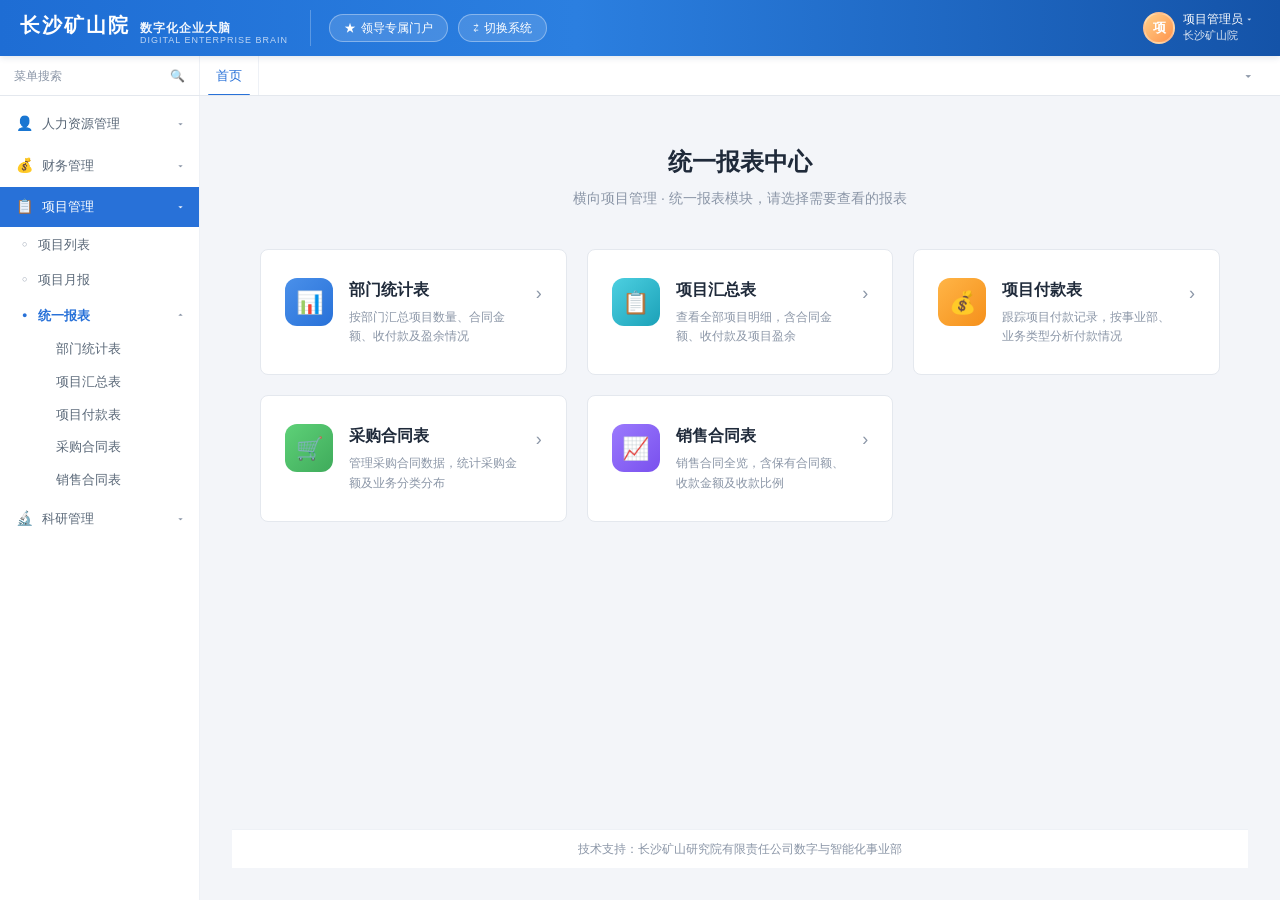
<file: index.html>
<!DOCTYPE html>
<html lang="zh-CN">
<head>
<meta charset="UTF-8" />
<meta name="viewport" content="width=device-width, initial-scale=1" />
<title>首页 · 长沙矿山院 数字化企业大脑</title>
<link rel="stylesheet" href="shared.css" />
<style>
.home-content {
  flex: 1;
  display: flex;
  flex-direction: column;
  align-items: center;
  padding: 48px 32px 32px;
  background: var(--bg);
}
.home-welcome {
  text-align: center;
  margin-bottom: 40px;
}
.home-welcome h1 {
  font-size: 24px;
  font-weight: 700;
  color: var(--text);
  margin-bottom: 8px;
}
.home-welcome p {
  font-size: 14px;
  color: var(--text-3);
}
.home-grid {
  display: grid;
  grid-template-columns: repeat(auto-fit, minmax(280px, 1fr));
  gap: 20px;
  width: 100%;
  max-width: 960px;
}
.home-card {
  background: var(--panel);
  border: 1px solid var(--border);
  border-radius: var(--radius-lg);
  padding: 28px 24px;
  display: flex;
  align-items: flex-start;
  gap: 16px;
  text-decoration: none;
  color: inherit;
  transition: transform .15s, box-shadow .15s, border-color .15s;
  cursor: pointer;
}
.home-card:hover {
  transform: translateY(-3px);
  box-shadow: 0 6px 20px rgba(40, 113, 216, .10);
  border-color: var(--primary);
}
.home-card .card-icon {
  width: 48px;
  height: 48px;
  border-radius: 12px;
  display: flex;
  align-items: center;
  justify-content: center;
  font-size: 22px;
  flex-shrink: 0;
  color: #fff;
}
.home-card .card-icon.ic-blue { background: linear-gradient(135deg, #4a90ea, #2871d8); }
.home-card .card-icon.ic-cyan { background: linear-gradient(135deg, #4dd0e1, #1ba1b8); }
.home-card .card-icon.ic-orange { background: linear-gradient(135deg, #ffb547, #f5901b); }
.home-card .card-icon.ic-green { background: linear-gradient(135deg, #5ed178, #3fab5b); }
.home-card .card-icon.ic-purple { background: linear-gradient(135deg, #9b7afd, #7950ee); }
.home-card .card-info { flex: 1; min-width: 0; }
.home-card .card-info h3 {
  font-size: 16px;
  font-weight: 600;
  color: var(--text);
  margin-bottom: 6px;
}
.home-card .card-info p {
  font-size: 12px;
  color: var(--text-3);
  line-height: 1.6;
}
.home-card .card-arrow {
  color: var(--text-3);
  font-size: 18px;
  margin-top: 2px;
  transition: color .15s, transform .15s;
}
.home-card:hover .card-arrow {
  color: var(--primary);
  transform: translateX(3px);
}
</style>
</head>
<body>

<header class="brand-bar">
  <div class="brand-logo">
    <span class="name">长沙矿山院</span>
    <span class="sub">
      <span class="sub-zh">数字化企业大脑</span>
      <span class="sub-en">DIGITAL ENTERPRISE BRAIN</span>
    </span>
  </div>
  <div class="brand-pills">
    <span class="brand-pill"><span class="ico">★</span>领导专属门户</span>
    <span class="brand-pill"><span class="ico i i-switch"></span>切换系统</span>
  </div>
  <div class="brand-right">
    <div class="brand-user">
      <span class="avatar">项</span>
      <span class="info">
        <span class="role">项目管理员 <span class="caret i i-down"></span></span>
        <span class="org">长沙矿山院</span>
      </span>
    </div>
  </div>
</header>

<nav class="tab-bar">
  <div class="tab-search">
    <span>菜单搜索</span>
    <span class="ico-search i i-search"></span>
  </div>
  <div class="tab-list">
    <a class="tab-item home active" href="index.html">首页</a>
  </div>
  <span class="tab-more i i-down"></span>
</nav>

<div class="layout">
  <aside class="side-menu">
    <div class="menu-section">
      <div class="menu-l1"><span class="ico">👤</span>人力资源管理<span class="caret i i-down"></span></div>
    </div>
    <div class="menu-section">
      <div class="menu-l1"><span class="ico">💰</span>财务管理<span class="caret i i-down"></span></div>
    </div>
    <div class="menu-section expanded">
      <div class="menu-l1 active"><span class="ico">📋</span>项目管理<span class="caret i i-down"></span></div>
      <div class="menu-l2-wrap">
        <div class="menu-l2">项目列表</div>
        <div class="menu-l2">项目月报</div>
        <div class="menu-l2-block expanded">
          <div class="menu-l2 expanded active">统一报表<span class="caret i i-down"></span></div>
          <div class="menu-l3-wrap">
            <a class="menu-l3" href="bmtj.html">部门统计表</a>
            <a class="menu-l3" href="xmhz.html">项目汇总表</a>
            <a class="menu-l3" href="xmfk.html">项目付款表</a>
            <a class="menu-l3" href="cght.html">采购合同表</a>
            <a class="menu-l3" href="xsht.html">销售合同表</a>
          </div>
        </div>
      </div>
    </div>
    <div class="menu-section">
      <div class="menu-l1"><span class="ico">🔬</span>科研管理<span class="caret i i-down"></span></div>
    </div>
  </aside>

  <main class="home-content">
    <div class="home-welcome">
      <h1>统一报表中心</h1>
      <p>横向项目管理 · 统一报表模块，请选择需要查看的报表</p>
    </div>

    <div class="home-grid">
      <a class="home-card" href="bmtj.html">
        <div class="card-icon ic-blue">📊</div>
        <div class="card-info">
          <h3>部门统计表</h3>
          <p>按部门汇总项目数量、合同金额、收付款及盈余情况</p>
        </div>
        <span class="card-arrow">›</span>
      </a>
      <a class="home-card" href="xmhz.html">
        <div class="card-icon ic-cyan">📋</div>
        <div class="card-info">
          <h3>项目汇总表</h3>
          <p>查看全部项目明细，含合同金额、收付款及项目盈余</p>
        </div>
        <span class="card-arrow">›</span>
      </a>
      <a class="home-card" href="xmfk.html">
        <div class="card-icon ic-orange">💰</div>
        <div class="card-info">
          <h3>项目付款表</h3>
          <p>跟踪项目付款记录，按事业部、业务类型分析付款情况</p>
        </div>
        <span class="card-arrow">›</span>
      </a>
      <a class="home-card" href="cght.html">
        <div class="card-icon ic-green">🛒</div>
        <div class="card-info">
          <h3>采购合同表</h3>
          <p>管理采购合同数据，统计采购金额及业务分类分布</p>
        </div>
        <span class="card-arrow">›</span>
      </a>
      <a class="home-card" href="xsht.html">
        <div class="card-icon ic-purple">📈</div>
        <div class="card-info">
          <h3>销售合同表</h3>
          <p>销售合同全览，含保有合同额、收款金额及收款比例</p>
        </div>
        <span class="card-arrow">›</span>
      </a>
    </div>

    <footer class="site-footer" style="margin-top:auto; width:100%;">
      技术支持：长沙矿山研究院有限责任公司数字与智能化事业部
    </footer>
  </main>
</div>

</body>
</html>
</file>
<file: shared.css>
/* ============================================================
   长沙矿山院 数字化企业大脑 · 统一报表 共用样式
   适用：部门统计表 / 项目汇总表 / 项目付款表 / 采购合同表 / 销售合同表
   ============================================================ */

:root {
  --brand-blue: #1e6dd4;
  --brand-blue-dark: #1453a8;
  --brand-blue-light: #3b89e8;
  --brand-grad: linear-gradient(90deg, #1e6dd4 0%, #2b7fe0 45%, #1453a8 100%);
  --primary: #2871d8;
  --primary-hover: #4a90ea;
  --success: #52c41a;
  --warning: #faad14;
  --danger: #f5222d;
  --text: #1f2a3a;
  --text-2: #5a6878;
  --text-3: #8b96a7;
  --border: #e4e8ee;
  --border-2: #eef1f6;
  --bg: #f3f5f9;
  --bg-2: #f7f9fc;
  --panel: #ffffff;
  --row-alt: #fafbfd;
  --row-hover: #eef5ff;
  --shadow-sm: 0 1px 2px rgba(20, 50, 100, .04);
  --shadow-md: 0 2px 8px rgba(20, 50, 100, .06);
  --radius: 4px;
  --radius-lg: 8px;
  --font: "PingFang SC", "Microsoft YaHei", "Segoe UI", Arial, sans-serif;
  --sidebar-w: 200px;
  --brand-h: 56px;
  --tab-h: 40px;
}

* { box-sizing: border-box; margin: 0; padding: 0; }
html, body { height: 100%; }
body {
  font-family: var(--font);
  background: var(--bg);
  color: var(--text);
  font-size: 13px;
  line-height: 1.5;
}
a { color: inherit; text-decoration: none; }
button, input, select { font-family: inherit; font-size: 13px; outline: none; }
ul { list-style: none; }

/* ============================================================
   1. 顶部品牌栏
   ============================================================ */
.brand-bar {
  height: var(--brand-h);
  background: var(--brand-grad);
  color: #fff;
  display: flex;
  align-items: center;
  padding: 0 20px;
  position: sticky;
  top: 0;
  z-index: 100;
  box-shadow: 0 2px 6px rgba(20, 50, 100, .12);
}
.brand-logo {
  display: flex;
  align-items: baseline;
  gap: 10px;
  padding-right: 22px;
  border-right: 1px solid rgba(255, 255, 255, .25);
}
.brand-logo .name {
  font-size: 20px;
  font-weight: 700;
  letter-spacing: 2px;
}
.brand-logo .sub {
  display: inline-flex;
  flex-direction: column;
  line-height: 1.1;
}
.brand-logo .sub-zh {
  font-size: 12px;
  font-weight: 600;
  letter-spacing: 1px;
  opacity: .95;
}
.brand-logo .sub-en {
  font-size: 9px;
  letter-spacing: 1px;
  opacity: .7;
  margin-top: 1px;
}
.brand-pills {
  display: flex;
  gap: 10px;
  margin-left: 18px;
}
.brand-pill {
  display: inline-flex;
  align-items: center;
  gap: 5px;
  height: 28px;
  padding: 0 14px;
  border-radius: 14px;
  background: rgba(255, 255, 255, .14);
  border: 1px solid rgba(255, 255, 255, .35);
  color: #fff;
  font-size: 12px;
  cursor: pointer;
  transition: background .15s;
}
.brand-pill:hover { background: rgba(255, 255, 255, .24); }
.brand-pill .ico { font-size: 12px; }

.brand-right {
  margin-left: auto;
  display: flex;
  align-items: center;
  gap: 10px;
}
.brand-user {
  display: flex;
  align-items: center;
  gap: 8px;
  padding: 0 8px;
  cursor: pointer;
}
.brand-user .avatar {
  width: 32px;
  height: 32px;
  border-radius: 50%;
  background: linear-gradient(135deg, #ffd08a, #ff944c);
  display: inline-flex;
  align-items: center;
  justify-content: center;
  color: #fff;
  font-size: 13px;
  font-weight: 600;
  border: 2px solid rgba(255, 255, 255, .3);
}
.brand-user .info { font-size: 12px; line-height: 1.3; }
.brand-user .info .role {
  font-weight: 500;
  display: flex;
  align-items: center;
  gap: 4px;
}
.brand-user .info .org { opacity: .85; font-size: 11px; }
.brand-user .info .role .caret { font-size: 9px; opacity: .8; }

/* ============================================================
   2. 二级 Tab 栏（菜单搜索 + 已打开报表 Tab）
   ============================================================ */
.tab-bar {
  height: var(--tab-h);
  background: #fff;
  border-bottom: 1px solid var(--border);
  display: flex;
  align-items: stretch;
  padding-right: 16px;
}
.tab-search {
  width: var(--sidebar-w);
  display: flex;
  align-items: center;
  gap: 6px;
  padding: 0 14px;
  border-right: 1px solid var(--border-2);
  color: var(--text-3);
  font-size: 12px;
  background: #fff;
}
.tab-search .ico-search {
  display: inline-flex;
  align-items: center;
  justify-content: center;
  width: 16px;
  height: 16px;
  margin-left: auto;
  color: var(--text-3);
}
.tab-list {
  flex: 1;
  display: flex;
  align-items: stretch;
  overflow-x: auto;
  scrollbar-width: thin;
}
.tab-item {
  display: inline-flex;
  align-items: center;
  gap: 8px;
  padding: 0 16px;
  height: 100%;
  font-size: 13px;
  color: var(--text-2);
  border-right: 1px solid var(--border-2);
  cursor: pointer;
  white-space: nowrap;
  position: relative;
  transition: color .12s, background .12s;
}
.tab-item:hover { color: var(--primary); background: var(--bg-2); }
.tab-item.active {
  color: var(--primary);
  background: #fff;
  font-weight: 500;
}
.tab-item.active::after {
  content: "";
  position: absolute;
  left: 8px;
  right: 8px;
  bottom: -1px;
  height: 2px;
  background: var(--primary);
  border-radius: 1px;
}
.tab-item .close {
  display: inline-flex;
  align-items: center;
  justify-content: center;
  width: 16px;
  height: 16px;
  border-radius: 50%;
  color: var(--text-3);
  font-size: 12px;
  line-height: 1;
}
.tab-item .close:hover { background: var(--border-2); color: var(--text); }
.tab-item.home { padding-right: 16px; }
.tab-item.home .close { display: none; }
.tab-more {
  margin-left: auto;
  display: inline-flex;
  align-items: center;
  justify-content: center;
  width: 32px;
  color: var(--text-3);
  cursor: pointer;
}
.tab-more:hover { color: var(--primary); }

/* ============================================================
   3. 主布局
   ============================================================ */
.layout {
  display: flex;
  min-height: calc(100vh - var(--brand-h) - var(--tab-h));
}

/* ============================================================
   4. 左侧菜单
   ============================================================ */
.side-menu {
  width: var(--sidebar-w);
  background: #fff;
  border-right: 1px solid var(--border-2);
  padding: 8px 0 20px;
  flex-shrink: 0;
}
.menu-section {
  margin-bottom: 2px;
}
.menu-l1 {
  display: flex;
  align-items: center;
  gap: 10px;
  padding: 10px 16px;
  font-size: 13px;
  color: var(--text-2);
  cursor: pointer;
  user-select: none;
  position: relative;
  transition: background .12s, color .12s;
}
.menu-l1:hover { background: var(--bg-2); color: var(--primary); }
.menu-l1 .ico {
  width: 16px;
  height: 16px;
  display: inline-flex;
  align-items: center;
  justify-content: center;
  color: var(--text-3);
  font-size: 14px;
}
.menu-l1 .caret {
  margin-left: auto;
  font-size: 10px;
  color: var(--text-3);
  transition: transform .15s;
}
.menu-l1.expanded .caret { transform: rotate(180deg); }
.menu-l1.active {
  background: var(--primary);
  color: #fff;
  font-weight: 500;
}
.menu-l1.active .ico,
.menu-l1.active .caret { color: rgba(255, 255, 255, .9); }

.menu-l2-wrap {
  display: none;
  background: #fff;
}
.menu-section.expanded .menu-l2-wrap { display: block; }
.menu-l2 {
  display: flex;
  align-items: center;
  gap: 10px;
  padding: 8px 16px 8px 38px;
  font-size: 13px;
  color: var(--text-2);
  cursor: pointer;
  position: relative;
  transition: background .12s, color .12s;
}
.menu-l2::before {
  content: "○";
  position: absolute;
  left: 22px;
  font-size: 9px;
  color: var(--text-3);
}
.menu-l2:hover { color: var(--primary); }
.menu-l2.active {
  color: var(--primary);
  font-weight: 600;
}
.menu-l2.active::before {
  content: "●";
  color: var(--primary);
}
.menu-l2 .caret {
  margin-left: auto;
  font-size: 10px;
  color: var(--text-3);
  transition: transform .15s;
}
.menu-l2.expanded .caret { transform: rotate(180deg); }

.menu-l3-wrap {
  display: none;
}
.menu-l2-block.expanded .menu-l3-wrap { display: block; }
.menu-l3 {
  display: block;
  padding: 7px 16px 7px 56px;
  font-size: 12.5px;
  color: var(--text-2);
  position: relative;
  transition: background .12s, color .12s;
}
.menu-l3:hover { color: var(--primary); background: var(--bg-2); }
.menu-l3.active {
  color: var(--primary);
  font-weight: 600;
  background: #eaf3ff;
}
.menu-l3.active::before {
  content: "";
  position: absolute;
  left: 0;
  top: 4px;
  bottom: 4px;
  width: 3px;
  background: var(--primary);
  border-radius: 0 2px 2px 0;
}

/* ============================================================
   5. 内容区
   ============================================================ */
.content {
  flex: 1;
  min-width: 0;
  display: flex;
  flex-direction: column;
  background: var(--bg);
  padding: 14px 16px 0;
  gap: 12px;
}

/* ---------- 筛选条 ---------- */
.filter-bar {
  background: var(--panel);
  border: 1px solid var(--border);
  border-radius: var(--radius);
  padding: 12px 16px;
  display: flex;
  flex-wrap: wrap;
  align-items: center;
  gap: 12px 24px;
}
.filter-bar .field {
  display: flex;
  align-items: center;
  gap: 8px;
  font-size: 13px;
}
.filter-bar .field label {
  color: var(--text);
  white-space: nowrap;
  min-width: fit-content;
}
.filter-bar .field input,
.filter-bar .field select {
  height: 30px;
  padding: 0 10px;
  border: 1px solid var(--border);
  border-radius: var(--radius);
  background: #fff;
  color: var(--text);
  min-width: 180px;
  transition: border-color .12s;
}
.filter-bar .field input:focus,
.filter-bar .field select:focus { border-color: var(--primary); }
.filter-bar .field input::placeholder { color: var(--text-3); }
.filter-actions {
  margin-left: auto;
  display: flex;
  gap: 8px;
  align-items: center;
}

/* ---------- 按钮 ---------- */
.btn {
  height: 30px;
  padding: 0 16px;
  border-radius: var(--radius);
  border: 1px solid var(--border);
  background: #fff;
  color: var(--text);
  font-size: 13px;
  cursor: pointer;
  display: inline-flex;
  align-items: center;
  gap: 5px;
  transition: all .12s;
}
.btn:hover { border-color: var(--primary); color: var(--primary); }
.btn-primary {
  background: var(--primary);
  color: #fff;
  border-color: var(--primary);
}
.btn-primary:hover { background: var(--primary-hover); border-color: var(--primary-hover); color: #fff; }
.btn-export {
  background: #fff;
  color: var(--text);
  border-color: var(--border);
}
.btn-text {
  border: none;
  background: transparent;
  color: var(--primary);
  padding: 0 6px;
  cursor: pointer;
  height: 30px;
  font-size: 13px;
}
.btn-text:hover { color: var(--primary-hover); }
.btn-text .caret { font-size: 9px; margin-left: 2px; }

/* ============================================================
   6. ★ 顶部统计区
   ============================================================ */
.stats-panel {
  background: var(--panel);
  border: 1px solid var(--border);
  border-radius: var(--radius);
  padding: 14px 16px 16px;
  position: relative;
}
.stats-head {
  display: flex;
  align-items: center;
  justify-content: space-between;
  gap: 12px;
  margin-bottom: 14px;
  flex-wrap: wrap;
}
.stats-title {
  font-size: 14px;
  font-weight: 600;
  color: var(--text);
  display: inline-flex;
  align-items: center;
  gap: 8px;
}
.stats-title::before {
  content: "";
  width: 3px;
  height: 14px;
  background: var(--primary);
  border-radius: 2px;
}
.stats-title .hint {
  font-size: 12px;
  font-weight: 400;
  color: var(--text-3);
  margin-left: 4px;
}
.stats-period {
  display: inline-flex;
  align-items: center;
  gap: 6px;
  flex-wrap: wrap;
}
.chip {
  height: 26px;
  padding: 0 14px;
  border-radius: 13px;
  border: 1px solid var(--border);
  background: #fff;
  color: var(--text-2);
  font-size: 12px;
  cursor: pointer;
  display: inline-flex;
  align-items: center;
  transition: all .12s;
}
.chip:hover { color: var(--primary); border-color: var(--primary); }
.chip.on {
  background: var(--primary);
  color: #fff;
  border-color: var(--primary);
}
.stats-period .sep {
  width: 1px;
  height: 16px;
  background: var(--border);
  margin: 0 4px;
}
.stats-period input[type="date"] {
  height: 26px;
  padding: 0 8px;
  border: 1px solid var(--border);
  border-radius: var(--radius);
  font-size: 12px;
  color: var(--text);
}
.stats-period .range-to { font-size: 12px; color: var(--text-3); }

.stats-grid {
  display: grid;
  grid-template-columns: repeat(auto-fit, minmax(200px, 1fr));
  gap: 12px;
}
.stat-card {
  position: relative;
  padding: 14px 16px 12px;
  border-radius: var(--radius);
  background: linear-gradient(135deg, #f6faff 0%, #eef5ff 100%);
  border: 1px solid #dde9f8;
  overflow: hidden;
  transition: transform .12s, box-shadow .12s;
}
.stat-card:hover {
  transform: translateY(-2px);
  box-shadow: var(--shadow-md);
}
.stat-card .label {
  font-size: 12px;
  color: var(--text-2);
  display: flex;
  align-items: center;
  gap: 6px;
}
.stat-card .label .ico {
  display: inline-flex;
  align-items: center;
  justify-content: center;
  width: 22px;
  height: 22px;
  border-radius: 6px;
  font-size: 12px;
  color: #fff;
  background: var(--primary);
}
.stat-card .value {
  margin-top: 8px;
  font-size: 22px;
  font-weight: 700;
  color: var(--text);
  font-variant-numeric: tabular-nums;
  line-height: 1.2;
  letter-spacing: -.5px;
}
.stat-card .value .unit {
  font-size: 12px;
  font-weight: 500;
  color: var(--text-2);
  margin-left: 4px;
}
.stat-card .trend {
  margin-top: 6px;
  font-size: 11px;
  color: var(--text-3);
  display: flex;
  align-items: center;
  gap: 4px;
}
.stat-card .trend .up { color: #f5222d; }
.stat-card .trend .down { color: #52c41a; }

/* 不同色系卡片 */
.stat-card.c-blue { background: linear-gradient(135deg, #f0f6ff, #e2ecff); border-color: #d6e4fa; }
.stat-card.c-blue .label .ico { background: linear-gradient(135deg, #4a90ea, #2871d8); }
.stat-card.c-green { background: linear-gradient(135deg, #f0fbf3, #e0f6e6); border-color: #d0efd9; }
.stat-card.c-green .label .ico { background: linear-gradient(135deg, #5ed178, #3fab5b); }
.stat-card.c-orange { background: linear-gradient(135deg, #fff7e8, #ffefd0); border-color: #fbe2b0; }
.stat-card.c-orange .label .ico { background: linear-gradient(135deg, #ffb547, #f5901b); }
.stat-card.c-purple { background: linear-gradient(135deg, #f5f0ff, #ebe1ff); border-color: #ddcdfa; }
.stat-card.c-purple .label .ico { background: linear-gradient(135deg, #9b7afd, #7950ee); }
.stat-card.c-cyan { background: linear-gradient(135deg, #ecfbfd, #d6f3f8); border-color: #c0e5ed; }
.stat-card.c-cyan .label .ico { background: linear-gradient(135deg, #4dd0e1, #1ba1b8); }
.stat-card.c-red { background: linear-gradient(135deg, #fff1f0, #ffe1de); border-color: #fac6c2; }
.stat-card.c-red .label .ico { background: linear-gradient(135deg, #ff7873, #e74139); }

/* ============================================================
   6.5 图表分析区
   ============================================================ */
.charts-panel {
  display: grid;
  grid-template-columns: repeat(2, minmax(0, 1fr));
  gap: 12px;
}
.charts-panel.cols-3 {
  grid-template-columns: repeat(3, minmax(0, 1fr));
}
.charts-panel.cols-1 {
  grid-template-columns: 1fr;
}
.chart-card {
  background: var(--panel);
  border: 1px solid var(--border);
  border-radius: var(--radius);
  padding: 12px 16px 14px;
  display: flex;
  flex-direction: column;
  min-width: 0;
}
.chart-card.span-2 { grid-column: span 2; }
.chart-card.span-3 { grid-column: span 3; }
.chart-title {
  font-size: 14px;
  font-weight: 600;
  color: var(--text);
  display: flex;
  align-items: center;
  justify-content: space-between;
  margin-bottom: 8px;
}
.chart-title::before {
  content: "";
  width: 3px;
  height: 14px;
  background: var(--primary);
  border-radius: 2px;
  margin-right: 8px;
  display: inline-block;
}
.chart-title .title-text { flex: 1; }
.chart-title .title-hint {
  font-size: 11px;
  font-weight: 400;
  color: var(--text-3);
}
.chart-body {
  width: 100%;
  height: 280px;
  min-height: 280px;
}
.chart-body.h-320 { height: 320px; min-height: 320px; }
.chart-body.h-360 { height: 360px; min-height: 360px; }
.chart-empty {
  display: flex;
  align-items: center;
  justify-content: center;
  height: 280px;
  color: var(--text-3);
  font-size: 12px;
}
@media (max-width: 1100px) {
  .charts-panel,
  .charts-panel.cols-3 {
    grid-template-columns: 1fr;
  }
  .chart-card.span-2,
  .chart-card.span-3 { grid-column: span 1; }
}

/* ============================================================
   7. 工具栏（导出 + 右侧图标）
   ============================================================ */
.toolbar {
  background: var(--panel);
  border: 1px solid var(--border);
  border-bottom: none;
  border-radius: var(--radius) var(--radius) 0 0;
  padding: 10px 16px;
  display: flex;
  align-items: center;
  gap: 8px;
}
.toolbar .tools-right {
  margin-left: auto;
  display: flex;
  align-items: center;
  gap: 4px;
  color: var(--text-3);
}
.toolbar .icon-btn {
  width: 28px;
  height: 28px;
  display: inline-flex;
  align-items: center;
  justify-content: center;
  border-radius: var(--radius);
  cursor: pointer;
  color: var(--text-3);
  font-size: 14px;
  transition: all .12s;
}
.toolbar .icon-btn:hover { background: var(--bg-2); color: var(--primary); }

/* ============================================================
   8. 表格
   ============================================================ */
.table-wrap {
  background: var(--panel);
  border: 1px solid var(--border);
  border-top: none;
  overflow: auto;
  max-height: calc(100vh - 420px);
  min-height: 280px;
}
table.report {
  width: max-content;
  min-width: 100%;
  border-collapse: collapse;
  font-size: 12.5px;
}
table.report thead th {
  position: sticky;
  top: 0;
  z-index: 2;
  background: #eaf1fb;
  color: var(--text);
  font-weight: 600;
  text-align: left;
  padding: 10px 14px;
  white-space: nowrap;
  border-bottom: 1px solid var(--border);
  border-right: 1px solid #dde6f3;
  user-select: none;
}
table.report thead th:last-child { border-right: none; }
table.report tbody td {
  padding: 9px 14px;
  border-bottom: 1px solid var(--border-2);
  border-right: 1px solid var(--border-2);
  white-space: nowrap;
  max-width: 220px;
  overflow: hidden;
  text-overflow: ellipsis;
  color: var(--text);
}
table.report tbody td:last-child { border-right: none; }
table.report tbody tr:nth-child(even) td { background: var(--row-alt); }
table.report tbody tr:hover td { background: var(--row-hover); }
table.report tfoot td,
table.report tfoot th {
  position: sticky;
  bottom: 0;
  z-index: 2;
  background: #f0f6fd;
  font-weight: 700;
  border-top: 2px solid var(--primary);
  padding: 10px 14px;
  color: var(--text);
  border-right: 1px solid #dde6f3;
}
table.report tfoot td:last-child { border-right: none; }
.num { text-align: right; font-variant-numeric: tabular-nums; }
.col-narrow { width: 56px; text-align: center; }
.col-mid { width: 110px; }
.cell-clip {
  display: inline-block;
  max-width: 160px;
  vertical-align: middle;
  overflow: hidden;
  text-overflow: ellipsis;
  white-space: nowrap;
}

/* ============================================================
   9. 分页栏
   ============================================================ */
.pagination {
  background: var(--panel);
  border: 1px solid var(--border);
  border-top: none;
  border-radius: 0 0 var(--radius) var(--radius);
  padding: 8px 16px;
  display: flex;
  align-items: center;
  justify-content: flex-end;
  gap: 14px;
  font-size: 12px;
  color: var(--text-2);
}
.pagination .pages {
  display: inline-flex;
  align-items: center;
  gap: 4px;
}
.pagination .pg {
  min-width: 28px;
  height: 28px;
  padding: 0 8px;
  border: 1px solid var(--border);
  border-radius: var(--radius);
  display: inline-flex;
  align-items: center;
  justify-content: center;
  color: var(--text-2);
  cursor: pointer;
  background: #fff;
  transition: all .12s;
}
.pagination .pg:hover { color: var(--primary); border-color: var(--primary); }
.pagination .pg.on {
  background: var(--primary);
  color: #fff;
  border-color: var(--primary);
}
.pagination .pg.disabled { color: var(--text-3); cursor: default; opacity: .6; }
.pagination .pg.ellipsis { border-color: transparent; cursor: default; }
.pagination .jump {
  display: inline-flex;
  align-items: center;
  gap: 6px;
}
.pagination .jump input {
  width: 44px;
  height: 28px;
  text-align: center;
  border: 1px solid var(--border);
  border-radius: var(--radius);
}
.pagination .size-select select {
  height: 28px;
  padding: 0 6px;
  border: 1px solid var(--border);
  border-radius: var(--radius);
  background: #fff;
}

/* ============================================================
   10. 页脚
   ============================================================ */
.site-footer {
  background: #fff;
  border-top: 1px solid var(--border-2);
  padding: 10px 16px;
  text-align: center;
  font-size: 12px;
  color: var(--text-3);
  margin-top: 12px;
}

/* ============================================================
   11. 简单图标占位
   ============================================================ */
.i {
  display: inline-flex;
  align-items: center;
  justify-content: center;
  font-style: normal;
  font-weight: normal;
}
.i-search::before { content: "\1F50D"; }
.i-refresh::before { content: "\21BB"; font-size: 16px; }
.i-sort::before { content: "\21F5"; }
.i-cog::before { content: "\2699"; }
.i-export::before { content: "\21AA"; }
.i-down::before { content: "\25BE"; }
.i-up::before { content: "\25B4"; }
.i-close::before { content: "\00D7"; font-size: 14px; }
.i-folder::before { content: "\1F4C1"; }
.i-doc::before { content: "\1F4C4"; }
.i-money::before { content: "\00A5"; font-weight: 700; }
.i-cart::before { content: "\1F6D2"; }
.i-trend::before { content: "\1F4C8"; }
.i-tag::before { content: "\1F516"; }
.i-bell::before { content: "\1F514"; }
.i-switch::before { content: "\21C4"; }

/* ============================================================
   12. 滚动条美化
   ============================================================ */
.table-wrap::-webkit-scrollbar,
.tab-list::-webkit-scrollbar,
.side-menu::-webkit-scrollbar { height: 8px; width: 8px; }
.table-wrap::-webkit-scrollbar-thumb,
.tab-list::-webkit-scrollbar-thumb,
.side-menu::-webkit-scrollbar-thumb {
  background: #cdd5e0;
  border-radius: 4px;
}
.table-wrap::-webkit-scrollbar-thumb:hover { background: #aab4c4; }
.table-wrap::-webkit-scrollbar-track,
.tab-list::-webkit-scrollbar-track { background: var(--bg-2); }

/* ============================================================
   13. 响应式（窄屏简单兼容）
   ============================================================ */
@media (max-width: 1100px) {
  .filter-bar .field input,
  .filter-bar .field select { min-width: 140px; }
}
</file>
